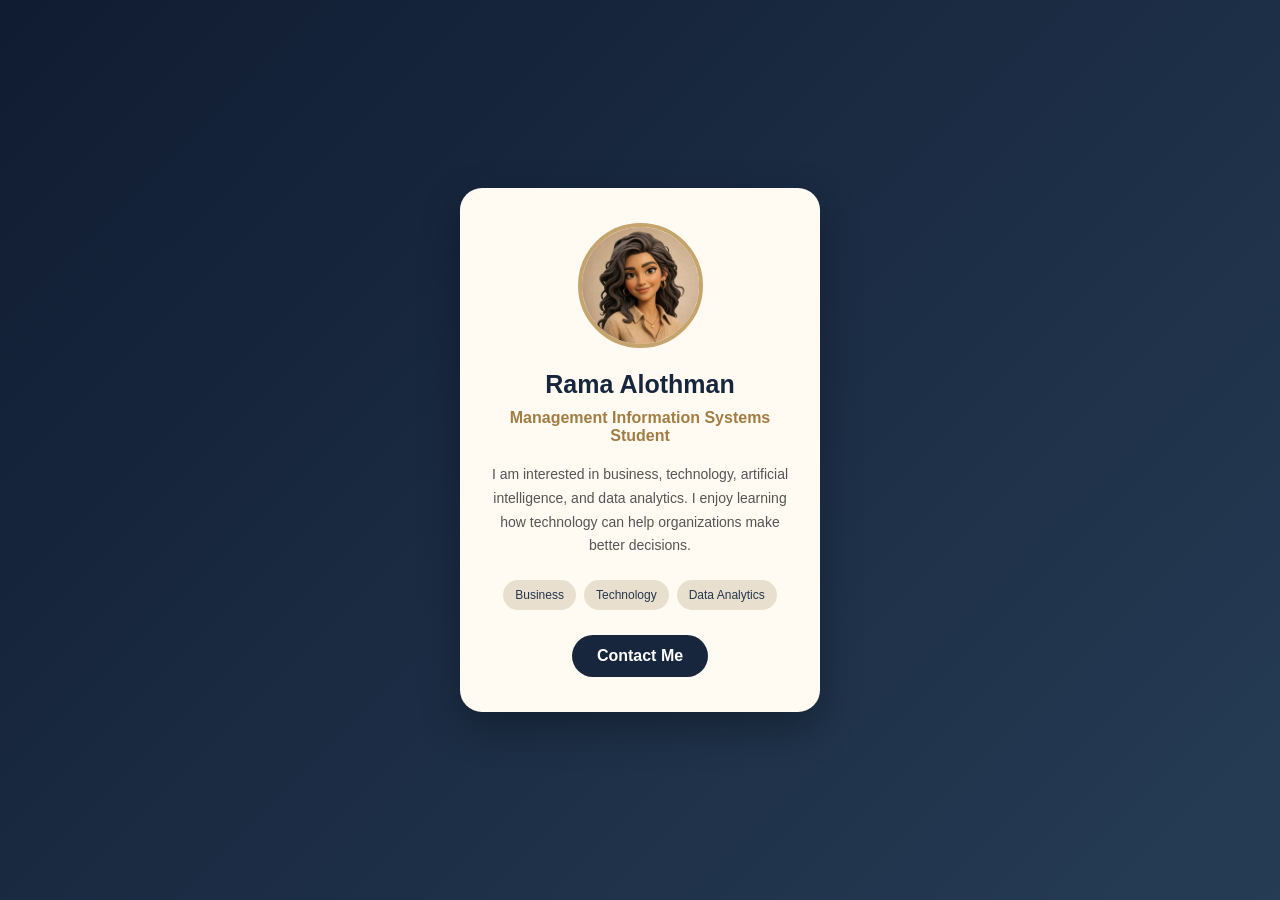
<file: profile-card.html>
<!DOCTYPE html>
<html lang="en">
<head>
    <meta charset="UTF-8">
    <meta name="viewport" content="width=device-width, initial-scale=1.0">
    <title>Rama Alothman | Profile Card</title>

    <style>
        * {
            box-sizing: border-box;
            margin: 0;
            padding: 0;
        }

        body {
            min-height: 100vh;
            display: flex;
            justify-content: center;
            align-items: center;
            padding: 20px;
            font-family: Arial, sans-serif;
            background: linear-gradient(135deg, #101c32, #263c55);
        }

        .profile-card {
            width: 100%;
            max-width: 360px;
            padding: 35px 25px;
            text-align: center;
            background: #fffaf2;
            border-radius: 22px;
            box-shadow: 0 15px 40px rgba(0, 0, 0, 0.3);
        }

        .profile-image {
            width: 125px;
            height: 125px;
            object-fit: cover;
            border-radius: 50%;
            border: 4px solid #c5a46d;
            margin-bottom: 18px;
        }

        h1 {
            color: #17263d;
            font-size: 25px;
            margin-bottom: 10px;
        }

        .role {
            color: #a17d43;
            font-weight: bold;
            margin-bottom: 18px;
        }

        .bio {
            color: #555;
            font-size: 14px;
            line-height: 1.7;
            margin-bottom: 22px;
        }

        .skills {
            display: flex;
            flex-wrap: wrap;
            justify-content: center;
            gap: 8px;
            margin-bottom: 25px;
        }

        .skills span {
            background: #e9dfce;
            color: #26364d;
            padding: 8px 12px;
            border-radius: 20px;
            font-size: 12px;
        }

        .contact-button {
            display: inline-block;
            padding: 12px 25px;
            background: #17263d;
            color: white;
            text-decoration: none;
            border-radius: 25px;
            font-weight: bold;
        }

        .contact-button:hover {
            background: #a17d43;
        }
    </style>
</head>

<body>
    <div class="profile-card">
        <img
            src="./rama-avata.png.jpeg"
            alt="Rama's profile picture"
            class="profile-image"
        >

        <h1>Rama Alothman</h1>

        <p class="role">Management Information Systems Student</p>

        <p class="bio">
            I am interested in business, technology, artificial intelligence,
            and data analytics. I enjoy learning how technology can help
            organizations make better decisions.
        </p>

        <div class="skills">
            <span>Business</span>
            <span>Technology</span>
            <span>Data Analytics</span>
        </div>

        <a href="mailto:ramatarek1978@gmail.com" class="contact-button">
            Contact Me
        </a>
    </div>
</body>
</html>
</file>
